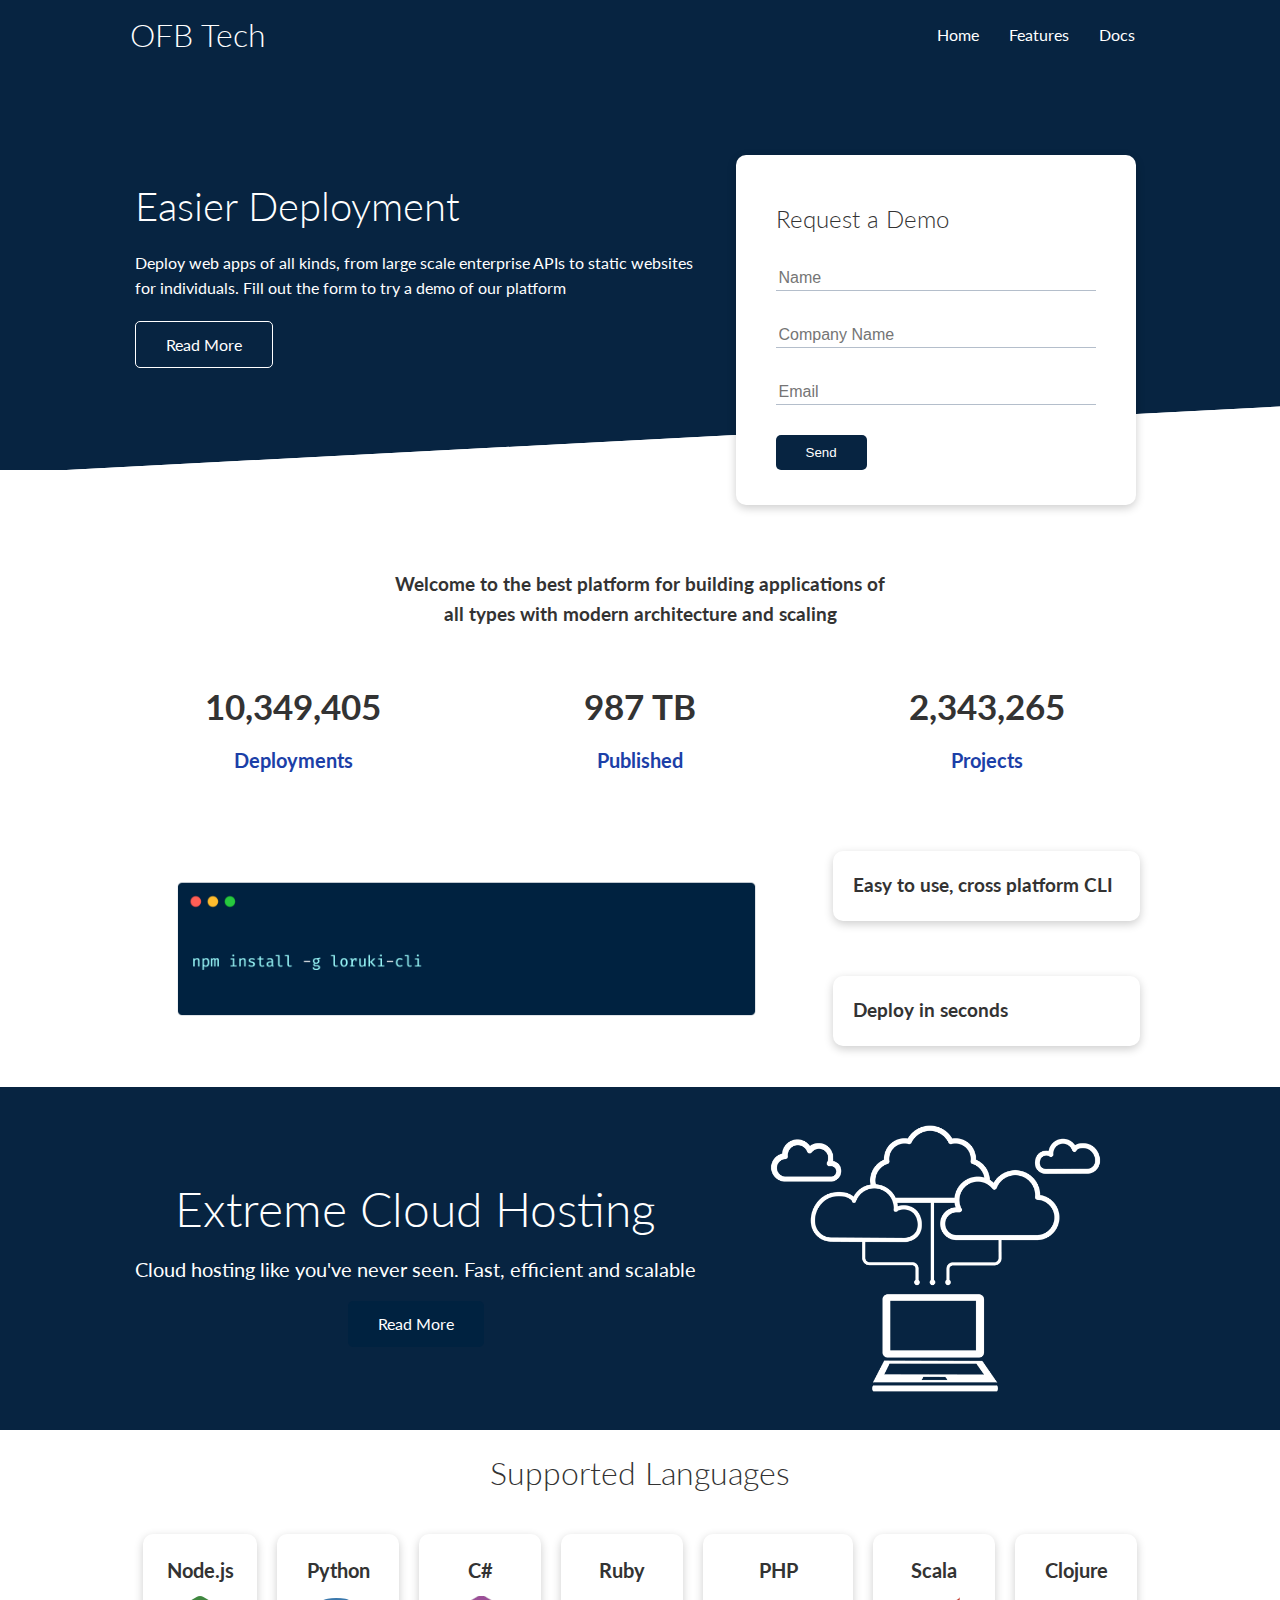
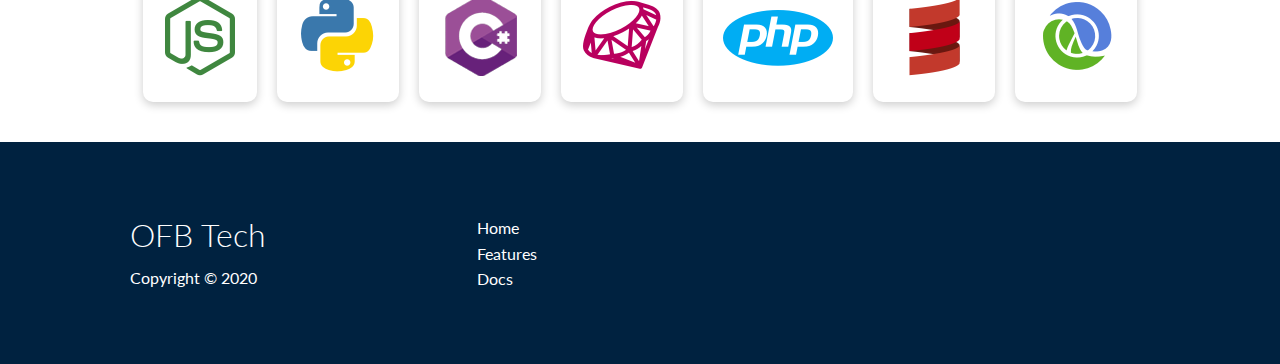
<file: index.html>
<!DOCTYPE html>
<html lang="en">
<head>
    <meta charset="UTF-8">
    <meta name="viewport" content="width=device-width, initial-scale=1.0">
    <link rel="stylesheet" href="https://cdnjs.cloudflare.com/ajax/libs/font-awesome/5.15.1/css/all.min.css" integrity="sha512-+4zCK9k+qNFUR5X+cKL9EIR+ZOhtIloNl9GIKS57V1MyNsYpYcUrUeQc9vNfzsWfV28IaLL3i96P9sdNyeRssA==" crossorigin="anonymous" />
    <link rel="stylesheet" href="css/utilities.css">
    <link rel="stylesheet" href="css/style.css">
    <title>OFB Tech | Cloud Hosting For Everyone</title>
</head>
<body>
    <!-- Navbar -->
    <div class="navbar">
        <div class="container flex">
            <h1 class="logo">OFB Tech</h1>
            <nav>
                <ul>
                    <li><a href="index.html">Home</a></li>
                    <li><a href="features.html">Features</a></li>
                    <li><a href="docs.html">Docs</a></li>
                </ul>
            </nav>
        </div>
    </div>
    
    <!-- Showcase -->
    <section class="showcase">
        <div class="container grid">
            <div class="showcase-text">
                <h1>Easier Deployment</h1>
                <p>Deploy web apps of all kinds, from large scale enterprise APIs to static websites for individuals. Fill out the form to try a demo of our platform</p>
                <a href="features.html" class="btn btn-outline">Read More</a> 
            </div>

            <div class="showcase-form card">
                <h2>Request a Demo</h2>
                 <form>
                    <div class="form-control">
                        <input type="text" name="name" placeholder="Name" required>
                    </div>
                    <div class="form-control">
                        <input type="text" name="company" placeholder="Company Name" required>
                    </div>
                    <div class="form-control">
                        <input type="email" name="email" placeholder="Email" required>
                    </div>
                    <input type="submit" value="Send" class="btn btn-primary">
                </form>
            </div>
        </div>
    </section>

    <!-- Stats -->
    <section class="stats">
        <div class="container">
            <h3 class="stats-heading text-center my-1">
                Welcome to the best platform for building applications of all types with modern architecture and scaling
            </h3>

            <div class="grid grid-3 text-center my-4">
                <div>
                    <i class="fas fa-server fa-3x"></i>
                    <h3>10,349,405</h3>
                    <p class="text-secondary">Deployments</p>
                </div>
                <div>
                    <i class="fas fa-upload fa-3x"></i>
                    <h3>987 TB</h3>
                    <p class="text-secondary">Published</p>
                </div>
                <div>
                    <i class="fas fa-project-diagram fa-3x"></i>
                    <h3>2,343,265</h3>
                    <p class="text-secondary">Projects</p>
                </div>
            </div>
        </div>
    </section>

    <!-- Cli -->
    <section class="cli">
        <div class="container grid">
            <img src="images/cli.png" alt="">
            <div class="card">
                <h3>Easy to use, cross platform CLI</h3>
            </div>
            <div class="card">
                <h3>Deploy in seconds</h3>
            </div>
        </div>
    </section>

    <!-- Cloud -->
    <section class="cloud bg-primary my-2 py-2">
        <div class="container grid">
            <div class="text-center">
                <h2 class="lg">Extreme Cloud Hosting</h2>
                <p class="lead my-1">Cloud hosting like you've never seen. Fast, efficient and scalable</p>
                <a href="features.html" class="btn btn-dark">Read More</a>
            </div>
            <img src="images/cloud.png" alt="">
        </div>
    </section>

    <!-- Languages -->
    <section class="languages">
        <h2 class="md text-center my-2">
            Supported Languages
        </h2>
        <div class="container flex">
            <div class="card">
                <h4>Node.js</h4>
                <img src="images/logos/node.png" alt="">
            </div>
            <div class="card">
                <h4>Python</h4>
                <img src="images/logos/python.png" alt="">
              </div>
              <div class="card">
                <h4>C#</h4>
                <img src="images/logos/csharp.png" alt="">
              </div>
              <div class="card">
                <h4>Ruby</h4>
                <img src="images/logos/ruby.png" alt="">
              </div>
              <div class="card">
                <h4>PHP</h4>
                <img src="images/logos/php.png" alt="">
              </div>
              <div class="card">
                <h4>Scala</h4>
                <img src="images/logos/scala.png" alt="">
              </div>
              <div class="card">
                <h4>Clojure</h4>
                <img src="images/logos/clojure.png" alt="">
              </div>
        </div>
    </section>

    <!-- Footer -->
    <footer class="footer bg-dark py-5">
        <div class="container grid grid-3">
            <div>
                <h1>OFB Tech
                </h1>
                <p>Copyright &copy; 2020</p>
            </div>
            <nav>
                <ul>
                    <li><a href="index.html">Home</a></li>
                    <li><a href="features.html">Features</a></li>
                    <li><a href="docs.html">Docs</a></li>
                </ul>
            </nav>
            <div class="social">
                <a href="#"><i class="fab fa-github fa-2x"></i></a>
                <a href="#"><i class="fab fa-facebook fa-2x"></i></a>
                <a href="#"><i class="fab fa-instagram fa-2x"></i></a>
                <a href="#"><i class="fab fa-twitter fa-2x"></i></a>
            </div>
        </div>
    </footer>
</body>
</html>
</file>
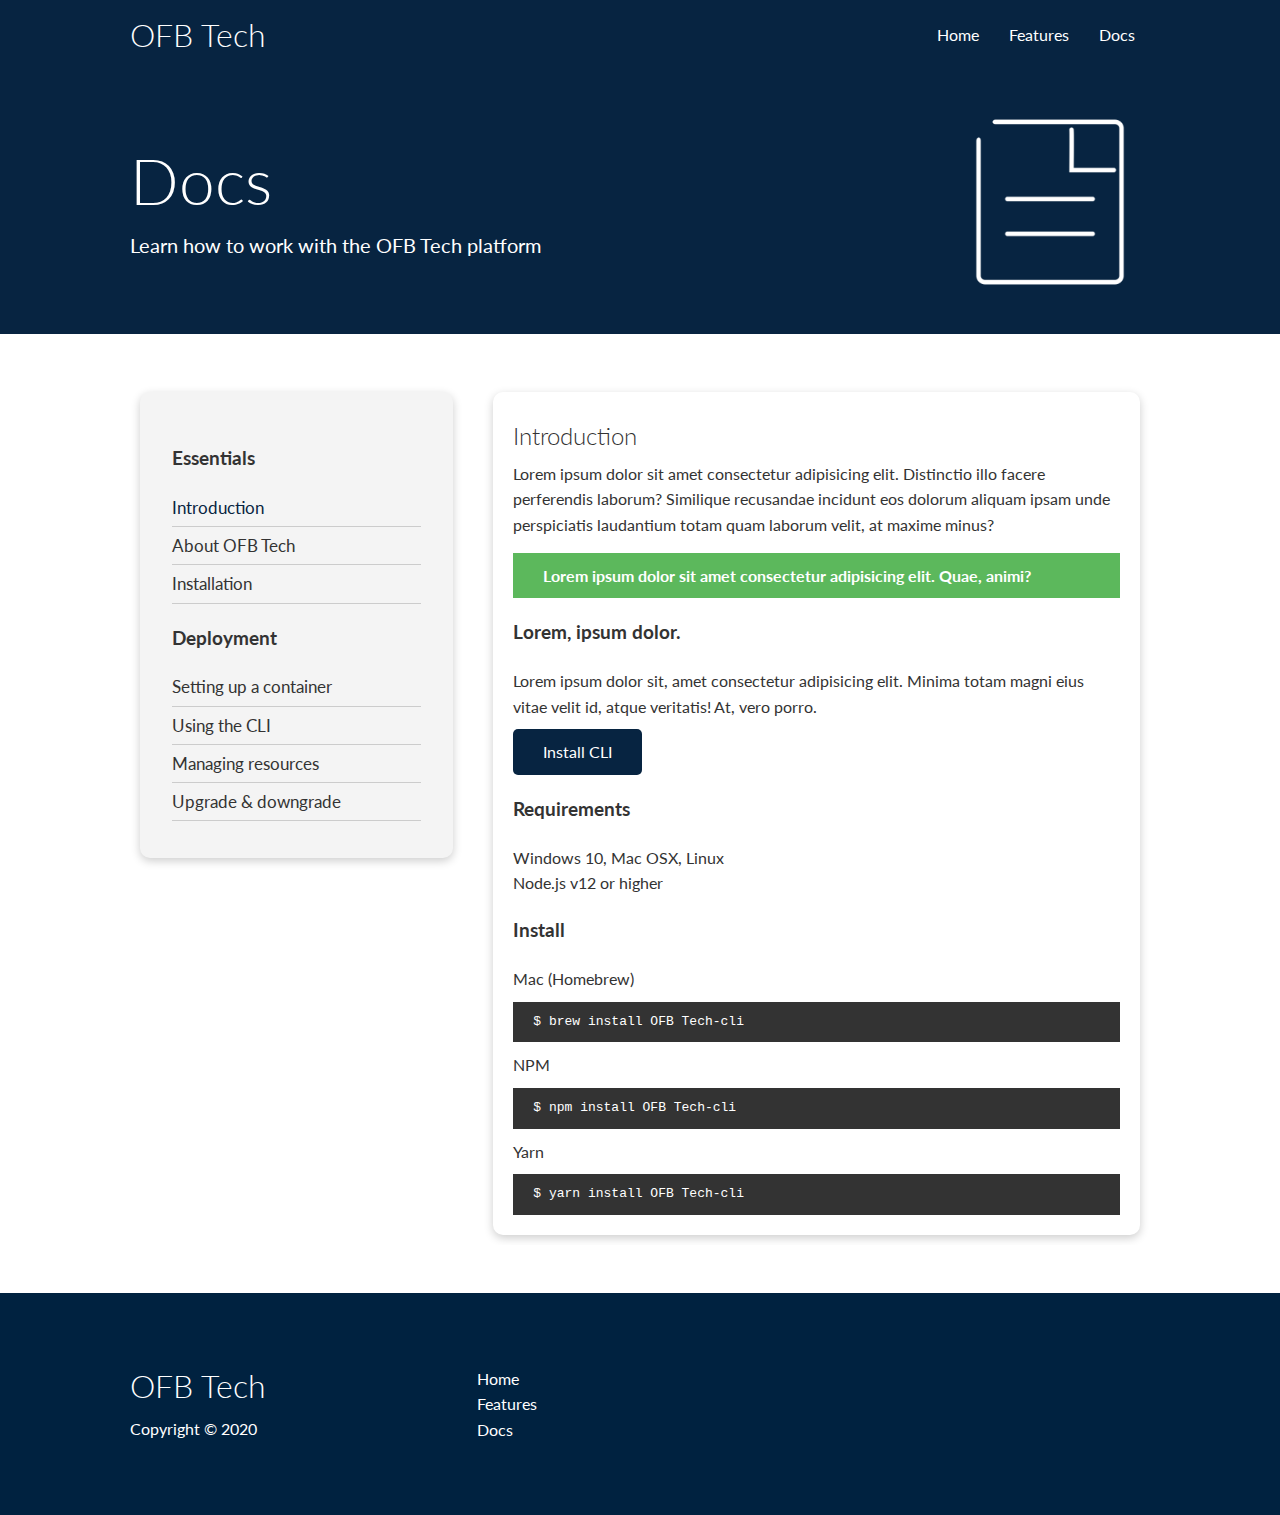
<file: docs.html>
<!DOCTYPE html>
<html lang="en">
<head>
    <meta charset="UTF-8">
    <meta name="viewport" content="width=device-width, initial-scale=1.0">
    <link rel="stylesheet" href="https://cdnjs.cloudflare.com/ajax/libs/font-awesome/5.15.1/css/all.min.css" integrity="sha512-+4zCK9k+qNFUR5X+cKL9EIR+ZOhtIloNl9GIKS57V1MyNsYpYcUrUeQc9vNfzsWfV28IaLL3i96P9sdNyeRssA==" crossorigin="anonymous" />
    <link rel="stylesheet" href="css/utilities.css">
    <link rel="stylesheet" href="css/style.css">
    <title>OFB Tech | Cloud Hosting For Everyone</title>
</head>
<body>
    <!-- Navbar -->
    <div class="navbar">
        <div class="container flex">
            <h1 class="logo">OFB Tech</h1>
            <nav>
                <ul>
                    <li><a href="index.html">Home</a></li>
                    <li><a href="features.html">Features</a></li>
                    <li><a href="docs.html">Docs</a></li>
                </ul>
            </nav>
        </div>
    </div>

    <!-- Head -->
    <section class="docs-head bg-primary py-3">
        <div class="container grid">
            <div>
                <h1 class="xl">Docs</h1>
                <p class="lead">
                    Learn how to work with the OFB Tech platform
                </p>
            </div>
            <img src="images/docs.png" alt="">
        </div>
    </section>

    <!-- Docs main -->
    <section class="docs-main my-4">
        <div class="container grid">
            <div class="card bg-light p-3">
                <h3 class="my-2">Essentials</h3>
                <nav>
                    <ul>
                        <li><a class="text-primary" href="#">Introduction</a></li>
                        <li><a href="#">About OFB Tech</a></li>
                        <li><a href="#">Installation</a></li>
                    </ul>
                </nav>

                <h3 class="my-2">Deployment</h3>
                <nav>
                    <ul>
                        <li><a href="#">Setting up a container</a></li>
							<li><a href="#">Using the CLI</a></li>
							<li><a href="#">Managing resources</a></li>
							<li><a href="#">Upgrade & downgrade</a></li>
                    </ul>
                </nav>
            </div>
            <div class="card">
                <h2>Introduction</h2>
                <p>Lorem ipsum dolor sit amet consectetur adipisicing elit. Distinctio illo facere perferendis laborum? Similique recusandae incidunt eos dolorum aliquam ipsam unde perspiciatis laudantium totam quam laborum velit, at maxime minus?</p>

                <div class="alert alert-success">
                    <i class="fas fa-info"></i> Lorem ipsum dolor sit amet consectetur adipisicing elit. Quae, animi?
                </div>

                <h3>Lorem, ipsum dolor.</h3>
                <p>Lorem ipsum dolor sit, amet consectetur adipisicing elit. Minima totam magni eius vitae velit id, atque veritatis! At, vero porro.</p>
                <a href="#" class="btn btn-primary">Install CLI</a>

                <h3>Requirements</h3>
                <ul>
                    <li>Windows 10, Mac OSX, Linux</li>
                    <li>Node.js v12 or higher</li>
                </ul>

                <h3>Install</h3>
                <p>Mac (Homebrew)</p>
                <pre><code>$ brew install OFB Tech-cli</code></pre>
                <p>NPM</p>
                <pre><code>$ npm install OFB Tech-cli</code></pre>
                <p>Yarn</p>
                <pre><code>$ yarn install OFB Tech-cli</code></pre>

            </div>
        </div>
    </section>
    
    <!-- Footer -->
    <footer class="footer bg-dark py-5">
        <div class="container grid grid-3">
            <div>
                <h1>OFB Tech
                </h1>
                <p>Copyright &copy; 2020</p>
            </div>
            <nav>
                <ul>
                    <li><a href="index.html">Home</a></li>
                    <li><a href="features.html">Features</a></li>
                    <li><a href="docs.html">Docs</a></li>
                </ul>
            </nav>
            <div class="social">
                <a href="#"><i class="fab fa-github fa-2x"></i></a>
                <a href="#"><i class="fab fa-facebook fa-2x"></i></a>
                <a href="#"><i class="fab fa-instagram fa-2x"></i></a>
                <a href="#"><i class="fab fa-twitter fa-2x"></i></a>
            </div>
        </div>
    </footer>
</body>
</html>
</file>
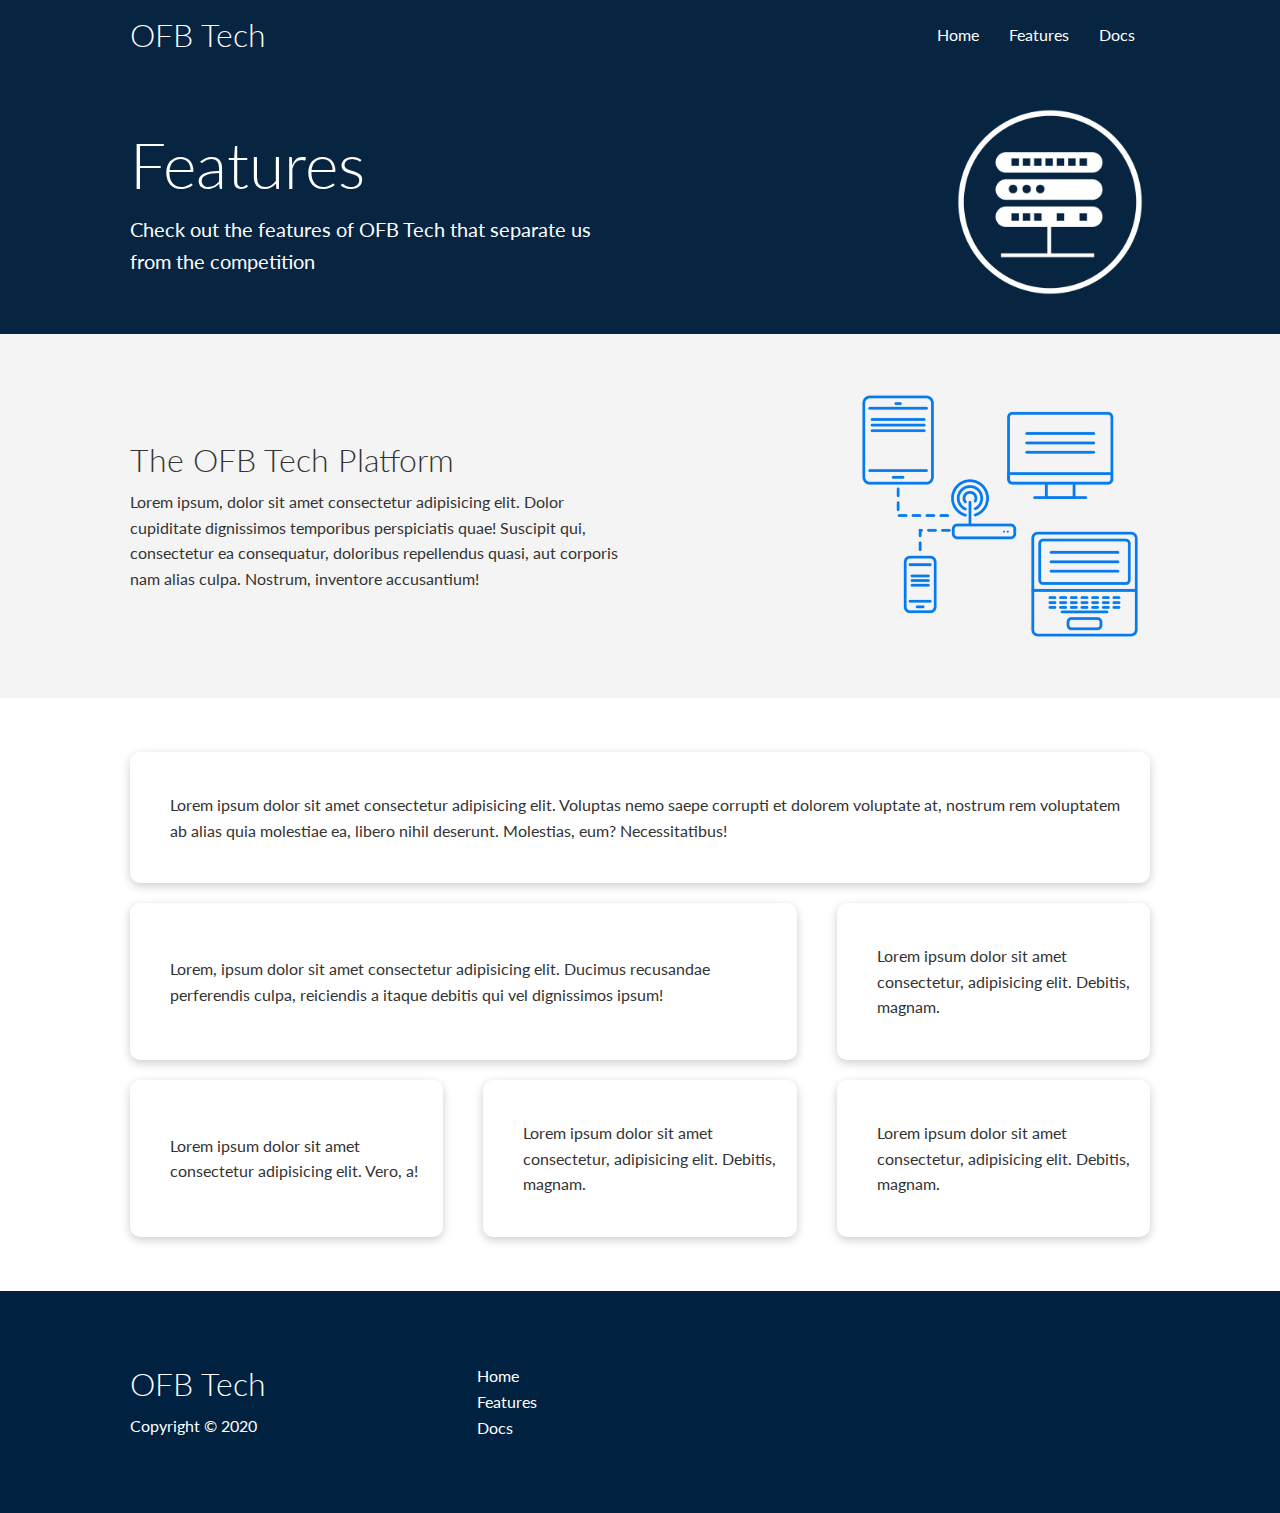
<file: features.html>
<!DOCTYPE html>
<html lang="en">
<head>
    <meta charset="UTF-8">
    <meta name="viewport" content="width=device-width, initial-scale=1.0">
    <link rel="stylesheet" href="https://cdnjs.cloudflare.com/ajax/libs/font-awesome/5.15.1/css/all.min.css" integrity="sha512-+4zCK9k+qNFUR5X+cKL9EIR+ZOhtIloNl9GIKS57V1MyNsYpYcUrUeQc9vNfzsWfV28IaLL3i96P9sdNyeRssA==" crossorigin="anonymous" />
    <link rel="stylesheet" href="css/utilities.css">
    <link rel="stylesheet" href="css/style.css">
    <title>OFB Tech | Cloud Hosting For Everyone</title>
</head>
<body>
    <!-- Navbar -->
    <div class="navbar">
        <div class="container flex">
            <h1 class="logo">OFB Tech</h1>
            <nav>
                <ul>
                    <li><a href="index.html">Home</a></li>
                    <li><a href="features.html">Features</a></li>
                    <li><a href="docs.html">Docs</a></li>
                </ul>
            </nav>
        </div>
    </div>

    <!-- Head -->
    <section class="features-head bg-primary py-3">
        <div class="container grid">
            <div>
                <h1 class="xl">Features</h1>
                <p class="lead">
                    Check out the features of OFB Tech that separate us from the
						competition
                </p>
            </div>
            <img src="images/server.png" alt="">
        </div>
    </section>

    <!-- Sub head -->
    <section class="features-sub-head bg-light py-3">
        <div class="container grid">
            <div>
                <h1 class="md">The OFB Tech Platform</h1>
                <p>
                    Lorem ipsum, dolor sit amet consectetur adipisicing elit. Dolor cupiditate dignissimos temporibus perspiciatis quae! Suscipit qui, consectetur ea consequatur, doloribus repellendus quasi, aut corporis nam alias culpa. Nostrum, inventore accusantium!
                </p>
            </div>
            <img src="images/server2.png" alt="">
        </div>
    </section>

    <section class="features-main my-2">
        <div class="container grid grid-3">
            <div class="card flex">
                <i class="fas fa-server fa-3x"></i>
                <p>Lorem ipsum dolor sit amet consectetur adipisicing elit. Voluptas nemo saepe corrupti et dolorem voluptate at, nostrum rem voluptatem ab alias quia molestiae ea, libero nihil deserunt. Molestias, eum? Necessitatibus!</p>
            </div>
            <div class="card flex">
                <i class="fas fa-network-wired fa-3x"></i>
                <p>
                    Lorem, ipsum dolor sit amet consectetur adipisicing elit. Ducimus
                    recusandae perferendis culpa, reiciendis a itaque debitis qui vel
                    dignissimos ipsum!
                </p>
            </div>
            <div class="card flex">
                <i class="fas fa-laptop-code fa-3x"></i>
                <p>
                    Lorem ipsum dolor sit amet consectetur, adipisicing elit. Debitis,
                    magnam.
                </p>
            </div>
            <div class="card flex">
                <i class="fas fa-database fa-3x"></i>
                <p>
                    Lorem ipsum dolor sit amet consectetur adipisicing elit. Vero, a!
                </p>
            </div>
            <div class="card flex">
                <i class="fas fa-power-off fa-3x"></i>
                <p>
                    Lorem ipsum dolor sit amet consectetur, adipisicing elit. Debitis,
                    magnam.
                </p>
            </div>
            <div class="card flex">
                <i class="fas fa-upload fa-3x"></i>
                <p>
                    Lorem ipsum dolor sit amet consectetur, adipisicing elit. Debitis,
                    magnam.
                </p>
            </div>
        </div>
    </section>

    <!-- Footer -->
    <footer class="footer bg-dark py-5">
        <div class="container grid grid-3">
            <div>
                <h1>OFB Tech
                </h1>
                <p>Copyright &copy; 2020</p>
            </div>
            <nav>
                <ul>
                    <li><a href="index.html">Home</a></li>
                    <li><a href="features.html">Features</a></li>
                    <li><a href="docs.html">Docs</a></li>
                </ul>
            </nav>
            <div class="social">
                <a href="#"><i class="fab fa-github fa-2x"></i></a>
                <a href="#"><i class="fab fa-facebook fa-2x"></i></a>
                <a href="#"><i class="fab fa-instagram fa-2x"></i></a>
                <a href="#"><i class="fab fa-twitter fa-2x"></i></a>
            </div>
        </div>
    </footer>
</body>
</html>
</file>
<file: css/utilities.css>
.container {
  max-width: 1100px;
  margin: 0 auto;
  overflow: auto;
  padding: 0 40px;
}

.card {
  background-color: #fff;
  color: #333;
  border-radius: 10px;
  box-shadow: 0 3px 10px rgba(0, 0, 0, 0.2);
  padding: 20px;
  margin: 10px;
}

.btn {
  display: inline-block;
  padding: 10px 30px;
  cursor: pointer;
  background: var(--primary-color);
  color: #fff;
  border: none;
  border-radius: 5px;
}

.btn-outline {
  background-color: transparent;
  border: 1px #fff solid;
}

.btn:hover {
  transform: scale(0.98);
}

/* Backgrounds & colored buttons */
.bg-primary,
.btn-primary {
  background-color: var(--primary-color);
  color: #fff;
}

.bg-secondary,
.btn-secondary {
  background-color: var(--secondary-color);
  color: #fff;
}

.bg-dark,
.btn-dark {
  background-color: var(--dark-color);
  color: #fff;
}

.bg-light,
.btn-light {
  background-color: var(--light-color);
  color: #333;
}

.bg-primary a,
.btn-primary a,
.bg-secondary a,
.btn-secondary a,
.bg-dark a,
.btn-dark a {
  color: #fff;
}

/* Text colors */
.text-primary {
  color: var(--primary-color);
}

.text-secondary {
  color: var(--secondary-color);
}

.text-dark {
  color: var(--dark-color);
}

.text-light {
  color: var(--light-color);
}

/* Text sizes */
.lead {
  font-size: 20px;
}

.sm {
  font-size: 1rem;
}

.md {
  font-size: 2rem;
}

.lg {
  font-size: 3rem;
}

.xl {
  font-size: 4rem;
}

.text-center {
  text-align: center;
}

/* Alert */
.alert {
  background-color: var(--light-color);
  padding: 10px 20px;
  font-weight: bold;
  margin: 15px 0;
}

.alert i {
  margin-right: 10px;
}

.alert-success {
  background-color: var(--success-color);
  color: #fff;
}

.alert-error {
  background-color: var(--error-color);
  color: #fff;
}

.flex {
  display: flex;
  justify-content: center;
  align-items: center;
  height: 100%;
}

.grid {
  display: grid;
  grid-template-columns: repeat(2, 1fr);
  gap: 20px;
  justify-content: center;
  align-items: center;
  height: 100%;
}

.grid-3 {
  grid-template-columns: repeat(3, 1fr);
}

/* Margin */
.my-1 {
  margin: 1rem 0;
}

.my-2 {
  margin: 1.5rem 0;
}

.my-3 {
  margin: 2rem 0;
}

.my-4 {
  margin: 3rem 0;
}

.my-5 {
  margin: 4rem 0;
}

.m-1 {
  margin: 1rem;
}

.m-2 {
  margin: 1.5rem;
}

.m-3 {
  margin: 2rem;
}

.m-4 {
  margin: 3rem;
}

.m-5 {
  margin: 4rem;
}

/* Padding */
.py-1 {
  padding: 1rem 0;
}

.py-2 {
  padding: 1.5rem 0;
}

.py-3 {
  padding: 2rem 0;
}

.py-4 {
  padding: 3rem 0;
}

.py-5 {
  padding: 4rem 0;
}

.p-1 {
  padding: 1rem;
}

.p-2 {
  padding: 1.5rem;
}

.p-3 {
  padding: 2rem;
}

.p-4 {
  padding: 3rem;
}

.p-5 {
  padding: 4rem;
}
</file>
<file: css/style.css>
@import url('https://fonts.googleapis.com/css2?family=Lato:wght@300&display=swap');

:root {
  --primary-color: #072441;
  --secondary-color: #1c3fa8;
  --dark-color: #002240;
  --light-color: #f4f4f4;
  --success-color: #5cb85c;
  --error-color: #d9534f;
}

* {
  box-sizing: border-box;
  padding: 0;
  margin: 0;
}

body {
  font-family: 'Lato', sans-serif;
  color: #333;
  line-height: 1.6;
}

ul {
  list-style-type: none;
}

a {
  text-decoration: none;
  color: #333;
}

h1,
h2 {
  font-weight: 300;
  line-height: 1.2;
  margin: 10px 0;
}

p {
  margin: 10px 0;
}

img {
  width: 100%;
}

code,
pre {
  background: #333;
  color: #fff;
  padding: 10px;
}

.hidden {
  visibility: hidden;
  height: 0;
}

/* Navbar */
.navbar {
  background-color: var(--primary-color);
  color: #fff;
  height: 70px;
}

.navbar ul {
  display: flex;
}

.navbar a {
  color: #fff;
  padding: 10px;
  margin: 0 5px;
}

.navbar a:hover {
  border-bottom: 2px #fff solid;
}

.navbar .flex {
  justify-content: space-between;
}

/* Showcase */
.showcase {
  height: 400px;
  background-color: var(--primary-color);
  color: #fff;
  position: relative;
}

.showcase h1 {
  font-size: 40px;
}

.showcase p {
  margin: 20px 0;
}

.showcase .grid {
  overflow: visible;
  grid-template-columns: 55% auto;
  gap: 30px;
}

.showcase-text {
  animation: slideInFromLeft 1s ease-in;
}

.showcase-form {
  position: relative;
  top: 60px;
  height: 350px;
  width: 400px;
  padding: 40px;
  z-index: 100;
  justify-self: flex-end;
  animation: slideInFromRight 1s ease-in;
}

.showcase-form .form-control {
  margin: 30px 0;
}

.showcase-form input[type='text'],
.showcase-form input[type='email'] {
  border: 0;
  border-bottom: 1px solid #b4becb;
  width: 100%;
  padding: 3px;
  font-size: 16px;
}

.showcase-form input:focus {
  outline: none;
}

.showcase::before,
.showcase::after {
  content: '';
  position: absolute;
  height: 100px;
  bottom: -70px;
  right: 0;
  left: 0;
  background: #fff;
  transform: skewY(-3deg);
  -webkit-transform: skewY(-3deg);
  -moz-transform: skewY(-3deg);
  -ms-transform: skewY(-3deg);
}

/* Stats */
.stats {
  padding-top: 100px;
  animation: slideInFromBottom 1s ease-in;
}

.stats-heading {
  max-width: 500px;
  margin: auto;
}

.stats .grid h3 {
  font-size: 35px;
}

.stats .grid p {
  font-size: 20px;
  font-weight: bold;
}

/* Cli */
.cli .grid {
  grid-template-columns: repeat(3, 1fr);
  grid-template-rows: repeat(2, 1fr);
}

.cli .grid > *:first-child {
  grid-column: 1 / span 2;
  grid-row: 1 / span 2;
}

/* Cloud */
.cloud .grid {
  grid-template-columns: 4fr 3fr;
}

/* Languages */

.languages .flex {
  flex-wrap: wrap;
}

.languages .card {
  text-align: center;
  margin: 18px 10px 40px;
  transition: transform 0.2s ease-in;
}

.languages .card h4 {
  font-size: 20px;
  margin-bottom: 10px;
}

.languages .card:hover {
  transform: translateY(-15px);
}

/* Features */
.features-head img,
.docs-head img {
  width: 200px;
  justify-self: flex-end;
}

.features-sub-head img {
  width: 300px;
  justify-self: flex-end;
}

.features-main .card > i {
  margin-right: 20px;
}

.features-main .grid {
  padding: 30px;
}

.features-main .grid > *:first-child {
  grid-column: 1 / span 3;
}

.features-main .grid > *:nth-child(2) {
  grid-column: 1 / span 2;
}

/* Docs */
.docs-main h3 {
  margin: 20px 0;
}

.docs-main .grid {
  grid-template-columns: 1fr 2fr;
  align-items: flex-start;
}

.docs-main nav li {
  font-size: 17px;
  padding-bottom: 5px;
  margin-bottom: 5px;
  border-bottom: 1px #ccc solid;
}

.docs-main a:hover {
  font-weight: bold;
}

/* Footer */
.footer .social a {
  margin: 0 10px;
}

.fa-github:hover {
  color: #000000;
}

.fa-facebook:hover {
  color: #1773EA;
}

.fa-instagram:hover {
  color: #B32E87;
}

.fa-twitter:hover {
  color: #1C9CEA;
}

/* Animations */
@keyframes slideInFromLeft {
  0% {
    transform: translateX(-100%);
  }

  100% {
    transform: translateX(0);
  }
}

@keyframes slideInFromRight {
  0% {
    transform: translateX(100%);
  }

  100% {
    transform: translateX(0);
  }
}

@keyframes slideInFromTop {
  0% {
    transform: translateY(-100%);
  }

  100% {
    transform: translateX(0);
  }
}

@keyframes slideInFromBottom {
  0% {
    transform: translateY(100%);
  }

  100% {
    transform: translateX(0);
  }
}

/* Tablets and under */
@media (max-width: 768px) {
  .grid,
  .showcase .grid,
  .stats .grid,
  .cli .grid,
  .cloud .grid,
  .features-main .grid,
  .docs-main .grid {
    grid-template-columns: 1fr;
    grid-template-rows: 1fr;
  }

  .showcase {
    height: auto;
  }

  .showcase-text {
    text-align: center;
    margin-top: 40px;
    animation: slideInFromTop 1s ease-in;
  }

  .showcase-form {
    justify-self: center;
    margin: auto;
    animation: slideInFromBottom 1s ease-in;
  }

  .cli .grid > *:first-child {
    grid-column: 1;
    grid-row: 1;
  }

  .features-head,
  .features-sub-head,
  .docs-head {
    text-align: center;
  }

  .features-head img,
  .features-sub-head img,
  .docs-head img {
    justify-self: center;
  }

  .features-main .grid > *:first-child,
  .features-main .grid > *:nth-child(2) {
    grid-column: 1;
  }
}

/* Mobile */
@media (max-width: 500px) {
  .navbar {
    height: 110px;
  }

  .navbar .flex {
    flex-direction: column;
  }

  .navbar ul {
    padding: 10px;
    background-color: rgba(0, 0, 0, 0.1);
  }
  
  .showcase-form {
    width: 300px;
  }
}
</file>
